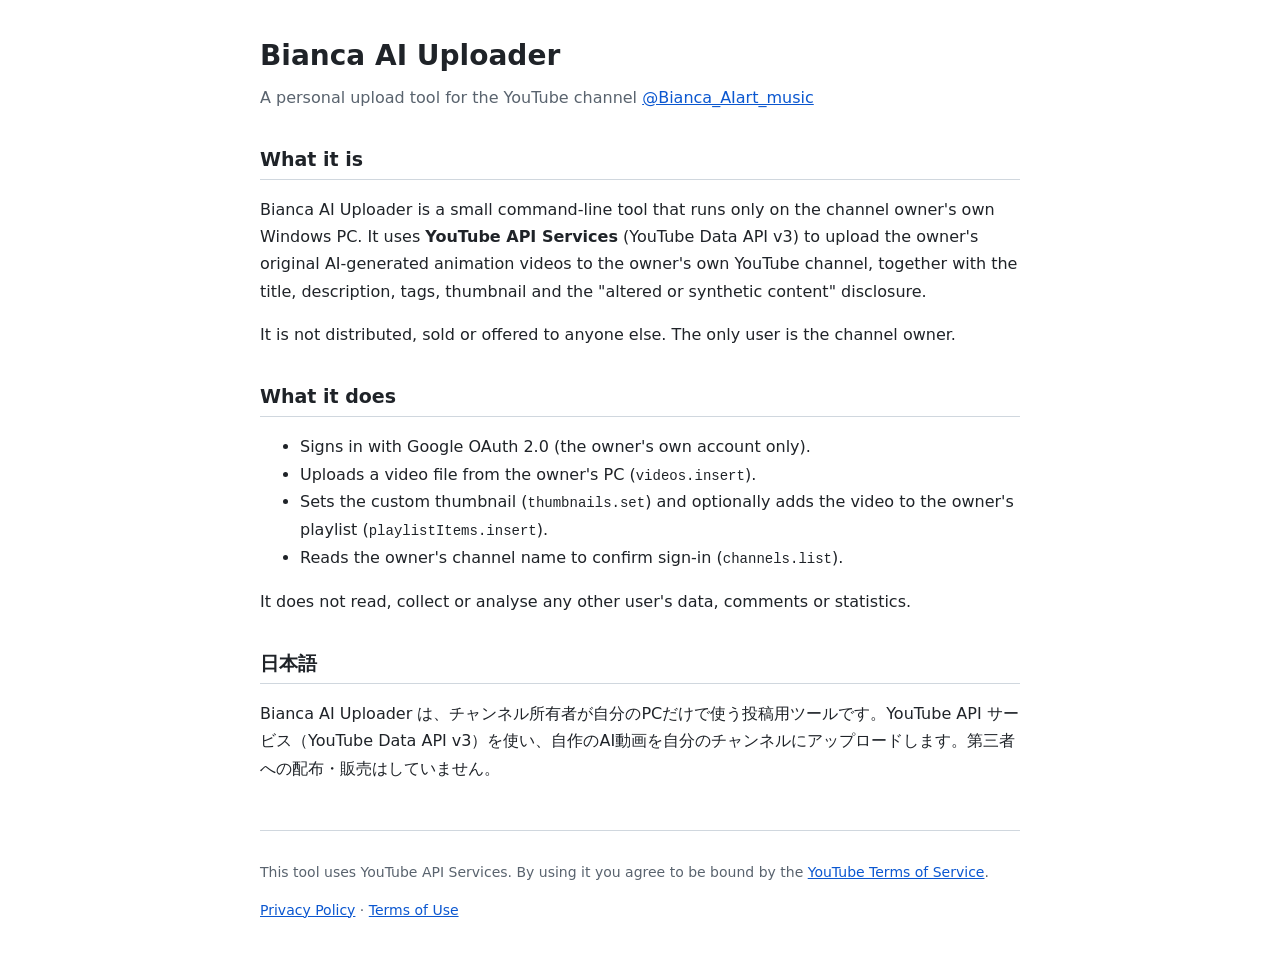
<file: index.html>
<!doctype html>
<html lang="en">
<head>
<meta charset="utf-8">
<meta name="viewport" content="width=device-width, initial-scale=1">
<title>Bianca AI Uploader</title>
<link rel="stylesheet" href="style.css">
</head>
<body>
<header>
  <h1>Bianca AI Uploader</h1>
  <p class="sub">A personal upload tool for the YouTube channel <a href="https://www.youtube.com/channel/UCdZYywY250HK2pt1GkiQ7Uw">@Bianca_AIart_music</a></p>
</header>
<main>
  <section>
    <h2>What it is</h2>
    <p>Bianca AI Uploader is a small command-line tool that runs only on the channel owner's own Windows PC.
    It uses <strong>YouTube API Services</strong> (YouTube Data API v3) to upload the owner's original AI-generated animation videos
    to the owner's own YouTube channel, together with the title, description, tags, thumbnail and the
    "altered or synthetic content" disclosure.</p>
    <p>It is not distributed, sold or offered to anyone else. The only user is the channel owner.</p>
  </section>
  <section>
    <h2>What it does</h2>
    <ul>
      <li>Signs in with Google OAuth 2.0 (the owner's own account only).</li>
      <li>Uploads a video file from the owner's PC (<code>videos.insert</code>).</li>
      <li>Sets the custom thumbnail (<code>thumbnails.set</code>) and optionally adds the video to the owner's playlist (<code>playlistItems.insert</code>).</li>
      <li>Reads the owner's channel name to confirm sign-in (<code>channels.list</code>).</li>
    </ul>
    <p>It does not read, collect or analyse any other user's data, comments or statistics.</p>
  </section>
  <section>
    <h2>日本語</h2>
    <p>Bianca AI Uploader は、チャンネル所有者が自分のPCだけで使う投稿用ツールです。YouTube API サービス（YouTube Data API v3）を使い、自作のAI動画を自分のチャンネルにアップロードします。第三者への配布・販売はしていません。</p>
  </section>
</main>
<footer>
  <p>This tool uses YouTube API Services. By using it you agree to be bound by the <a href="https://www.youtube.com/t/terms">YouTube Terms of Service</a>.</p>
  <p><a href="privacy.html">Privacy Policy</a> · <a href="terms.html">Terms of Use</a></p>
</footer>
</body>
</html>
</file>
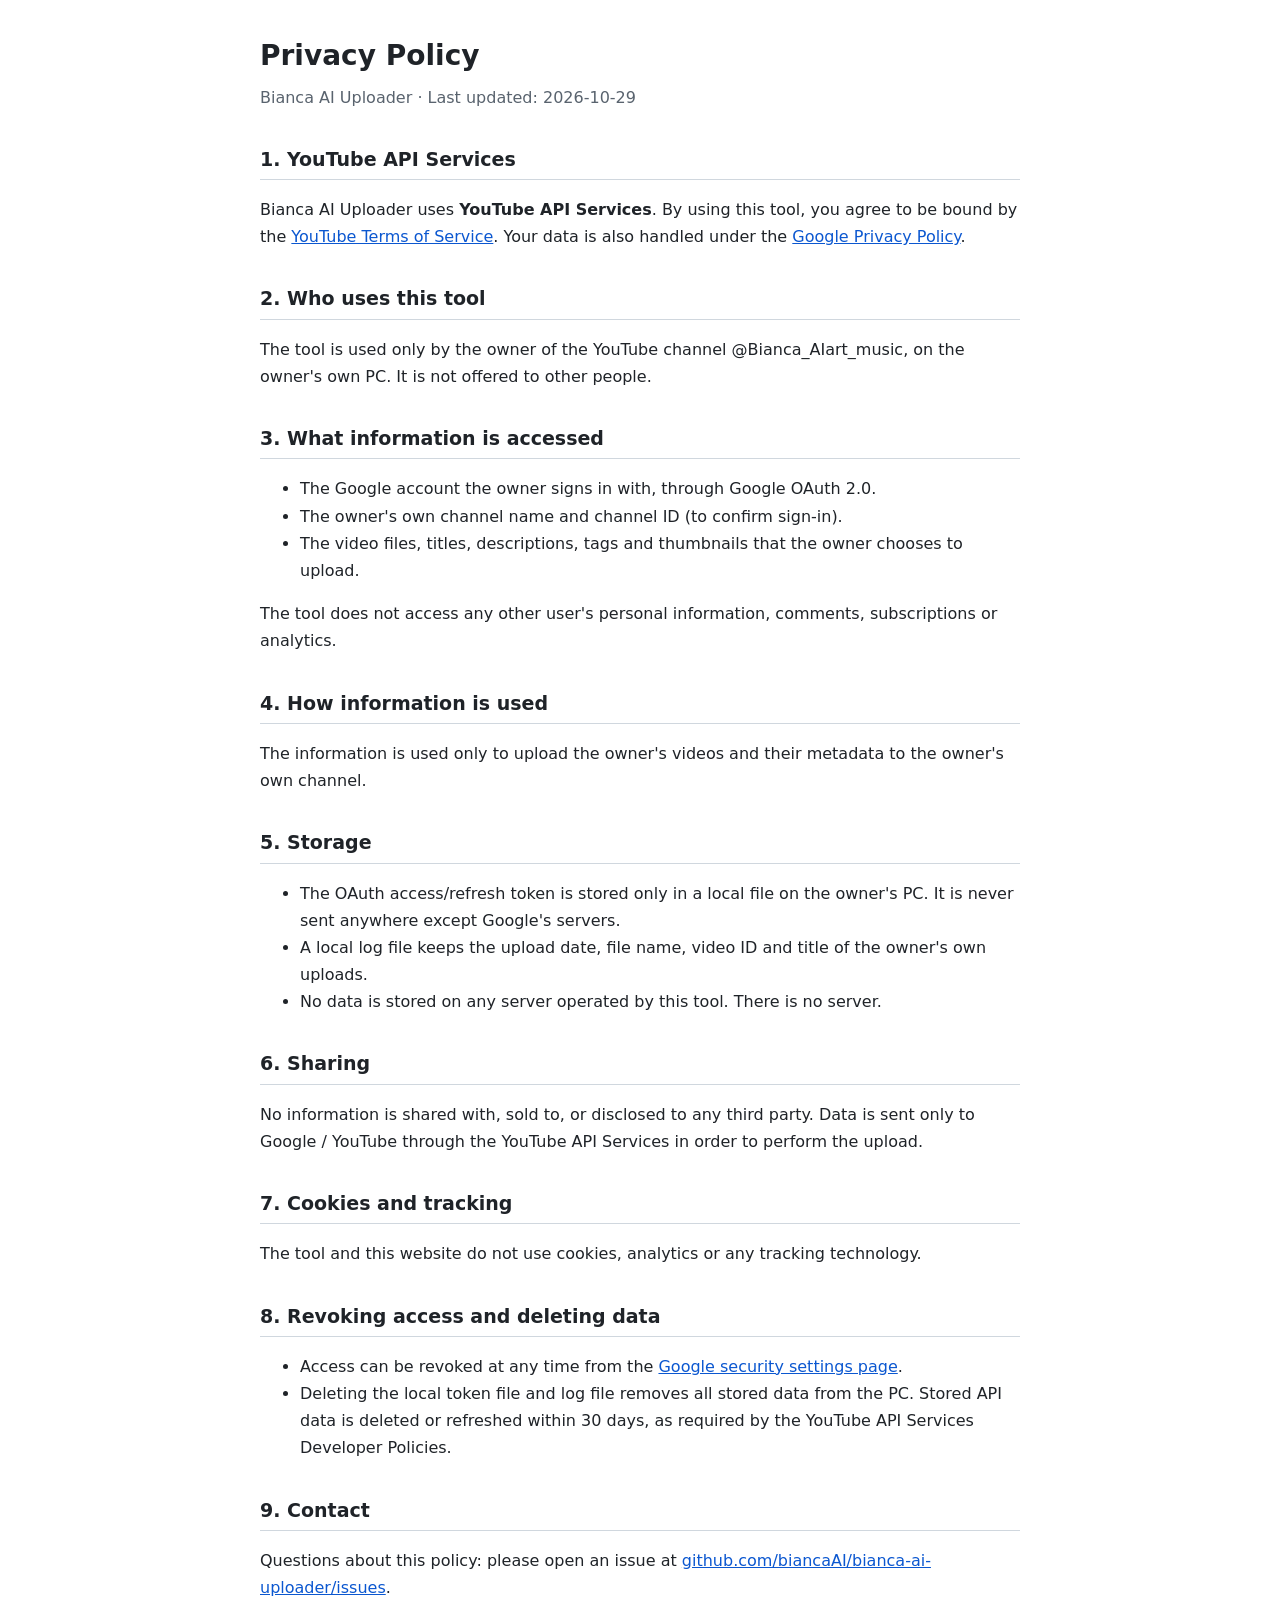
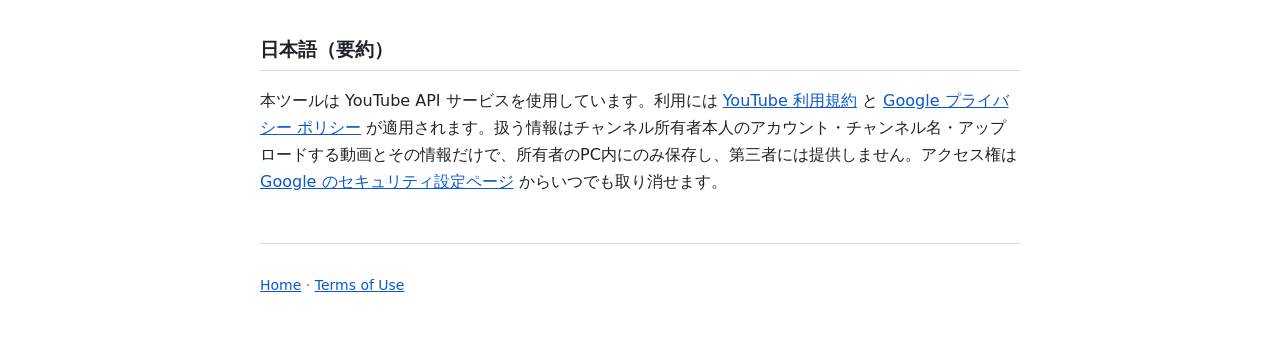
<file: privacy.html>
<!doctype html>
<html lang="en">
<head>
<meta charset="utf-8">
<meta name="viewport" content="width=device-width, initial-scale=1">
<title>Privacy Policy – Bianca AI Uploader</title>
<link rel="stylesheet" href="style.css">
</head>
<body>
<header>
  <h1>Privacy Policy</h1>
  <p class="sub">Bianca AI Uploader · Last updated: 2026-10-29</p>
</header>
<main>
  <section>
    <h2>1. YouTube API Services</h2>
    <p>Bianca AI Uploader uses <strong>YouTube API Services</strong>. By using this tool, you agree to be bound by the
    <a href="https://www.youtube.com/t/terms">YouTube Terms of Service</a>. Your data is also handled under the
    <a href="https://policies.google.com/privacy">Google Privacy Policy</a>.</p>
  </section>
  <section>
    <h2>2. Who uses this tool</h2>
    <p>The tool is used only by the owner of the YouTube channel @Bianca_AIart_music, on the owner's own PC. It is not offered to other people.</p>
  </section>
  <section>
    <h2>3. What information is accessed</h2>
    <ul>
      <li>The Google account the owner signs in with, through Google OAuth 2.0.</li>
      <li>The owner's own channel name and channel ID (to confirm sign-in).</li>
      <li>The video files, titles, descriptions, tags and thumbnails that the owner chooses to upload.</li>
    </ul>
    <p>The tool does not access any other user's personal information, comments, subscriptions or analytics.</p>
  </section>
  <section>
    <h2>4. How information is used</h2>
    <p>The information is used only to upload the owner's videos and their metadata to the owner's own channel.</p>
  </section>
  <section>
    <h2>5. Storage</h2>
    <ul>
      <li>The OAuth access/refresh token is stored only in a local file on the owner's PC. It is never sent anywhere except Google's servers.</li>
      <li>A local log file keeps the upload date, file name, video ID and title of the owner's own uploads.</li>
      <li>No data is stored on any server operated by this tool. There is no server.</li>
    </ul>
  </section>
  <section>
    <h2>6. Sharing</h2>
    <p>No information is shared with, sold to, or disclosed to any third party. Data is sent only to Google / YouTube through the YouTube API Services in order to perform the upload.</p>
  </section>
  <section>
    <h2>7. Cookies and tracking</h2>
    <p>The tool and this website do not use cookies, analytics or any tracking technology.</p>
  </section>
  <section>
    <h2>8. Revoking access and deleting data</h2>
    <ul>
      <li>Access can be revoked at any time from the
      <a href="https://security.google.com/settings/security/permissions">Google security settings page</a>.</li>
      <li>Deleting the local token file and log file removes all stored data from the PC. Stored API data is deleted or refreshed within 30 days, as required by the YouTube API Services Developer Policies.</li>
    </ul>
  </section>
  <section>
    <h2>9. Contact</h2>
    <p>Questions about this policy: please open an issue at
    <a href="https://github.com/biancaAI/bianca-ai-uploader/issues">github.com/biancaAI/bianca-ai-uploader/issues</a>.</p>
  </section>
  <section>
    <h2>日本語（要約）</h2>
    <p>本ツールは YouTube API サービスを使用しています。利用には <a href="https://www.youtube.com/t/terms">YouTube 利用規約</a> と <a href="https://policies.google.com/privacy">Google プライバシー ポリシー</a> が適用されます。扱う情報はチャンネル所有者本人のアカウント・チャンネル名・アップロードする動画とその情報だけで、所有者のPC内にのみ保存し、第三者には提供しません。アクセス権は <a href="https://security.google.com/settings/security/permissions">Google のセキュリティ設定ページ</a> からいつでも取り消せます。</p>
  </section>
</main>
<footer><p><a href="index.html">Home</a> · <a href="terms.html">Terms of Use</a></p></footer>
</body>
</html>
</file>
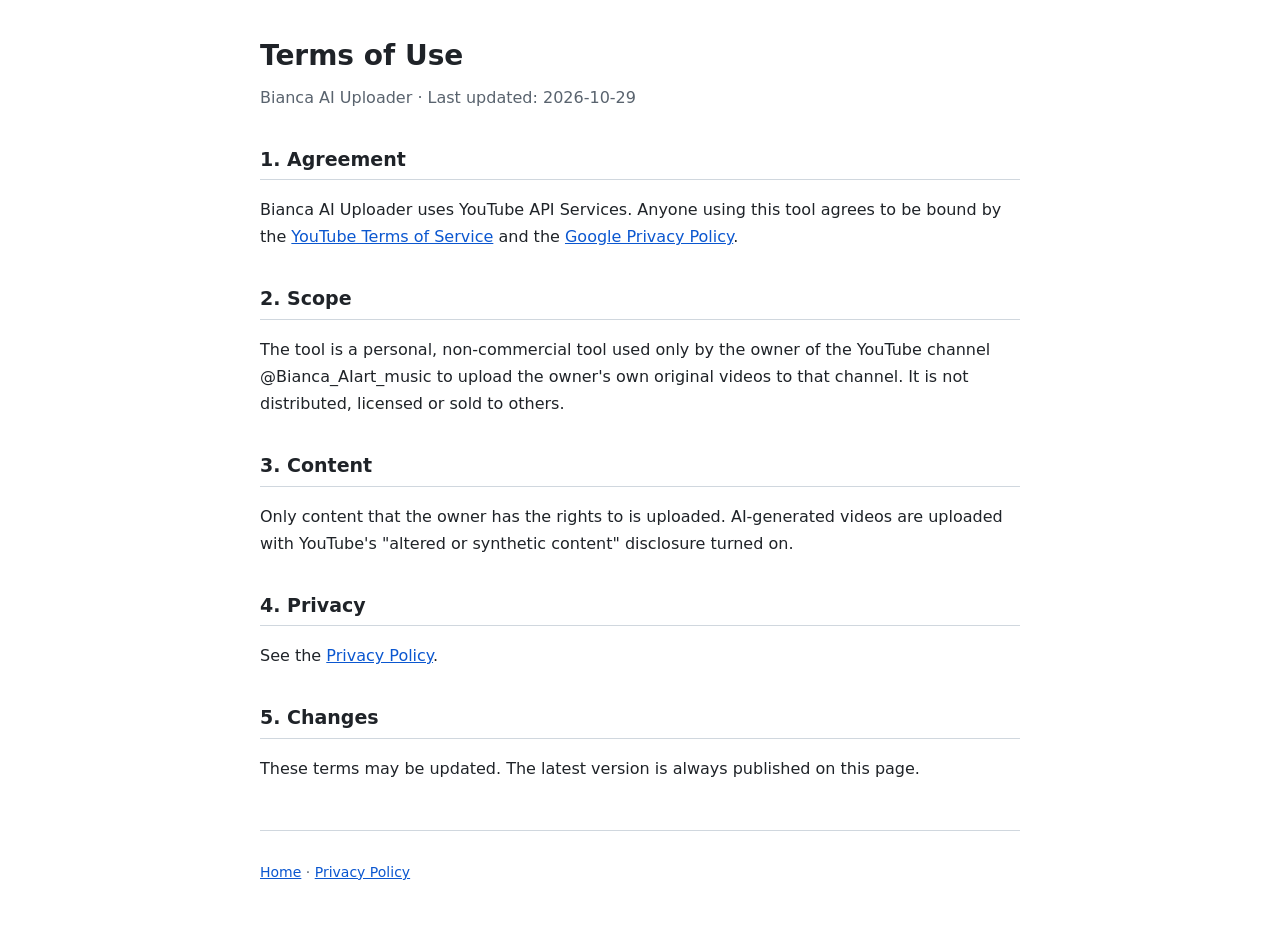
<file: terms.html>
<!doctype html>
<html lang="en">
<head>
<meta charset="utf-8">
<meta name="viewport" content="width=device-width, initial-scale=1">
<title>Terms of Use – Bianca AI Uploader</title>
<link rel="stylesheet" href="style.css">
</head>
<body>
<header>
  <h1>Terms of Use</h1>
  <p class="sub">Bianca AI Uploader · Last updated: 2026-10-29</p>
</header>
<main>
  <section>
    <h2>1. Agreement</h2>
    <p>Bianca AI Uploader uses YouTube API Services. Anyone using this tool agrees to be bound by the
    <a href="https://www.youtube.com/t/terms">YouTube Terms of Service</a> and the
    <a href="https://policies.google.com/privacy">Google Privacy Policy</a>.</p>
  </section>
  <section>
    <h2>2. Scope</h2>
    <p>The tool is a personal, non-commercial tool used only by the owner of the YouTube channel @Bianca_AIart_music to upload the owner's own original videos to that channel. It is not distributed, licensed or sold to others.</p>
  </section>
  <section>
    <h2>3. Content</h2>
    <p>Only content that the owner has the rights to is uploaded. AI-generated videos are uploaded with YouTube's "altered or synthetic content" disclosure turned on.</p>
  </section>
  <section>
    <h2>4. Privacy</h2>
    <p>See the <a href="privacy.html">Privacy Policy</a>.</p>
  </section>
  <section>
    <h2>5. Changes</h2>
    <p>These terms may be updated. The latest version is always published on this page.</p>
  </section>
</main>
<footer><p><a href="index.html">Home</a> · <a href="privacy.html">Privacy Policy</a></p></footer>
</body>
</html>
</file>
<file: style.css>
:root { --bg: #ffffff; --fg: #1f2328; --muted: #59636e; --link: #0b57d0; --line: #d0d7de; }
@media (prefers-color-scheme: dark) { :root { --bg: #0d1117; --fg: #e6edf3; --muted: #9198a1; --link: #6ea8fe; --line: #30363d; } }
body { margin: 0 auto; max-width: 760px; padding: 32px 16px; background: var(--bg); color: var(--fg);
  font: 16px/1.7 system-ui, -apple-system, "Segoe UI", "Hiragino Sans", "Yu Gothic UI", sans-serif; }
h1 { margin: 0 0 4px; font-size: 28px; }
h2 { margin: 32px 0 8px; font-size: 19px; border-bottom: 1px solid var(--line); padding-bottom: 4px; }
.sub { margin: 0; color: var(--muted); }
a { color: var(--link); }
code { font-size: 14px; }
footer { margin-top: 48px; padding-top: 16px; border-top: 1px solid var(--line); color: var(--muted); font-size: 14px; }
</file>
